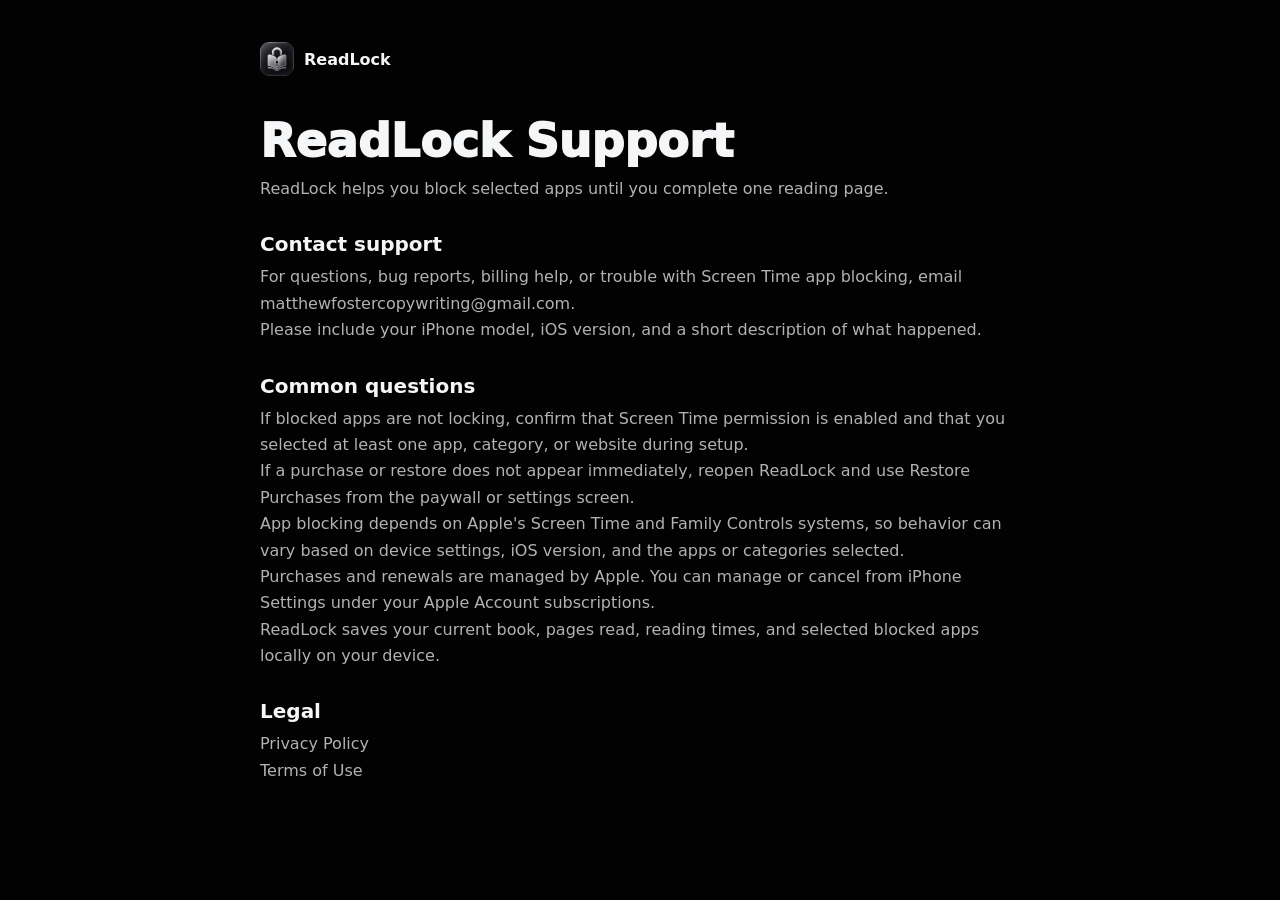
<file: index.html>
<!doctype html>
<html lang="en">
  <head>
    <meta charset="utf-8">
    <meta name="viewport" content="width=device-width, initial-scale=1">
    <title>ReadLock Support</title>
    <meta name="description" content="ReadLock support, privacy policy, and terms of use.">
    <link rel="icon" href="./assets/app-icon.png">
    <link rel="stylesheet" href="./styles.css">
  </head>
  <body>
    <main class="legal-page">
      <a class="brand" href="./index.html" aria-label="ReadLock support home">
        <img src="./assets/readlock-logo.png" alt="" width="34" height="34">
        <span>ReadLock</span>
      </a>

      <h1>ReadLock Support</h1>
      <p>ReadLock helps you block selected apps until you complete one reading page.</p>

      <h2>Contact support</h2>
      <p>For questions, bug reports, billing help, or trouble with Screen Time app blocking, email <a href="mailto:matthewfostercopywriting@gmail.com">matthewfostercopywriting@gmail.com</a>.</p>
      <p>Please include your iPhone model, iOS version, and a short description of what happened.</p>

      <h2>Common questions</h2>
      <p>If blocked apps are not locking, confirm that Screen Time permission is enabled and that you selected at least one app, category, or website during setup.</p>
      <p>If a purchase or restore does not appear immediately, reopen ReadLock and use Restore Purchases from the paywall or settings screen.</p>
      <p>App blocking depends on Apple's Screen Time and Family Controls systems, so behavior can vary based on device settings, iOS version, and the apps or categories selected.</p>
      <p>Purchases and renewals are managed by Apple. You can manage or cancel from iPhone Settings under your Apple Account subscriptions.</p>
      <p>ReadLock saves your current book, pages read, reading times, and selected blocked apps locally on your device.</p>

      <h2>Legal</h2>
      <p><a href="./privacy.html">Privacy Policy</a></p>
      <p><a href="./terms.html">Terms of Use</a></p>
    </main>
  </body>
</html>
</file>
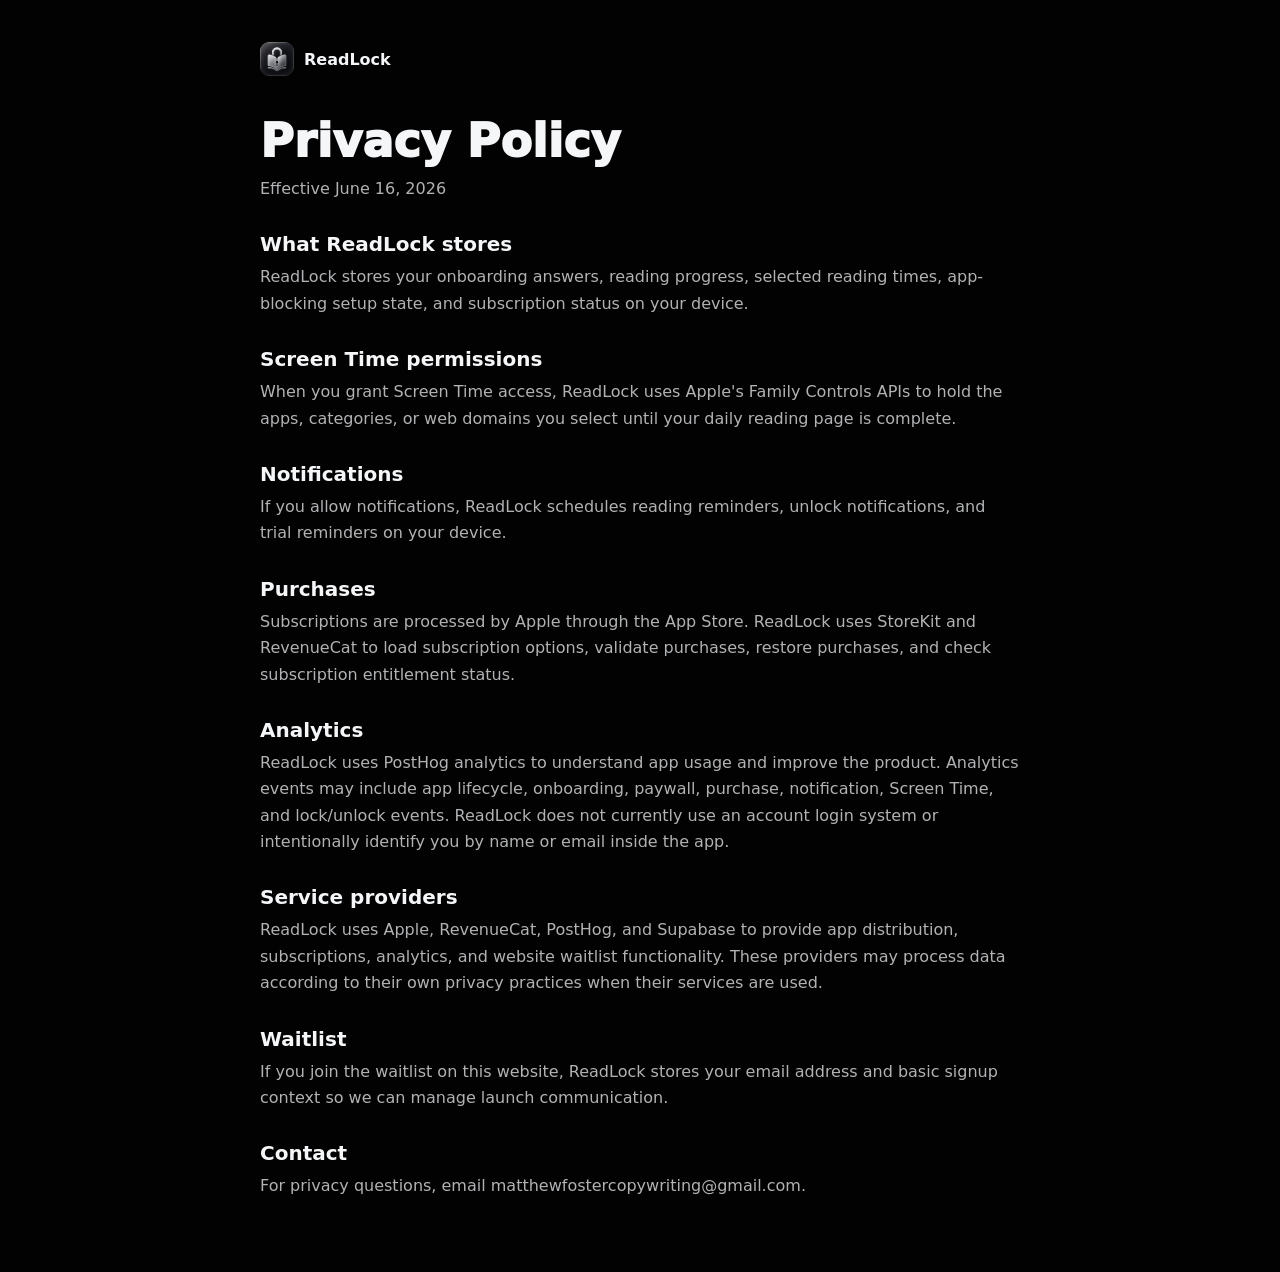
<file: privacy.html>
<!doctype html>
<html lang="en">
  <head>
    <meta charset="utf-8">
    <meta name="viewport" content="width=device-width, initial-scale=1">
    <title>ReadLock Privacy Policy</title>
    <meta name="description" content="ReadLock privacy policy.">
    <link rel="stylesheet" href="./styles.css">
  </head>
  <body>
    <main class="legal-page">
      <a class="brand" href="./index.html" aria-label="ReadLock home">
        <img src="./assets/readlock-logo.png" alt="" width="34" height="34">
        <span>ReadLock</span>
      </a>

      <h1>Privacy Policy</h1>
      <p>Effective June 16, 2026</p>

      <h2>What ReadLock stores</h2>
      <p>ReadLock stores your onboarding answers, reading progress, selected reading times, app-blocking setup state, and subscription status on your device.</p>

      <h2>Screen Time permissions</h2>
      <p>When you grant Screen Time access, ReadLock uses Apple's Family Controls APIs to hold the apps, categories, or web domains you select until your daily reading page is complete.</p>

      <h2>Notifications</h2>
      <p>If you allow notifications, ReadLock schedules reading reminders, unlock notifications, and trial reminders on your device.</p>

      <h2>Purchases</h2>
      <p>Subscriptions are processed by Apple through the App Store. ReadLock uses StoreKit and RevenueCat to load subscription options, validate purchases, restore purchases, and check subscription entitlement status.</p>

      <h2>Analytics</h2>
      <p>ReadLock uses PostHog analytics to understand app usage and improve the product. Analytics events may include app lifecycle, onboarding, paywall, purchase, notification, Screen Time, and lock/unlock events. ReadLock does not currently use an account login system or intentionally identify you by name or email inside the app.</p>

      <h2>Service providers</h2>
      <p>ReadLock uses Apple, RevenueCat, PostHog, and Supabase to provide app distribution, subscriptions, analytics, and website waitlist functionality. These providers may process data according to their own privacy practices when their services are used.</p>

      <h2>Waitlist</h2>
      <p>If you join the waitlist on this website, ReadLock stores your email address and basic signup context so we can manage launch communication.</p>

      <h2>Contact</h2>
      <p>For privacy questions, email <a href="mailto:matthewfostercopywriting@gmail.com">matthewfostercopywriting@gmail.com</a>.</p>
    </main>
  </body>
</html>
</file>
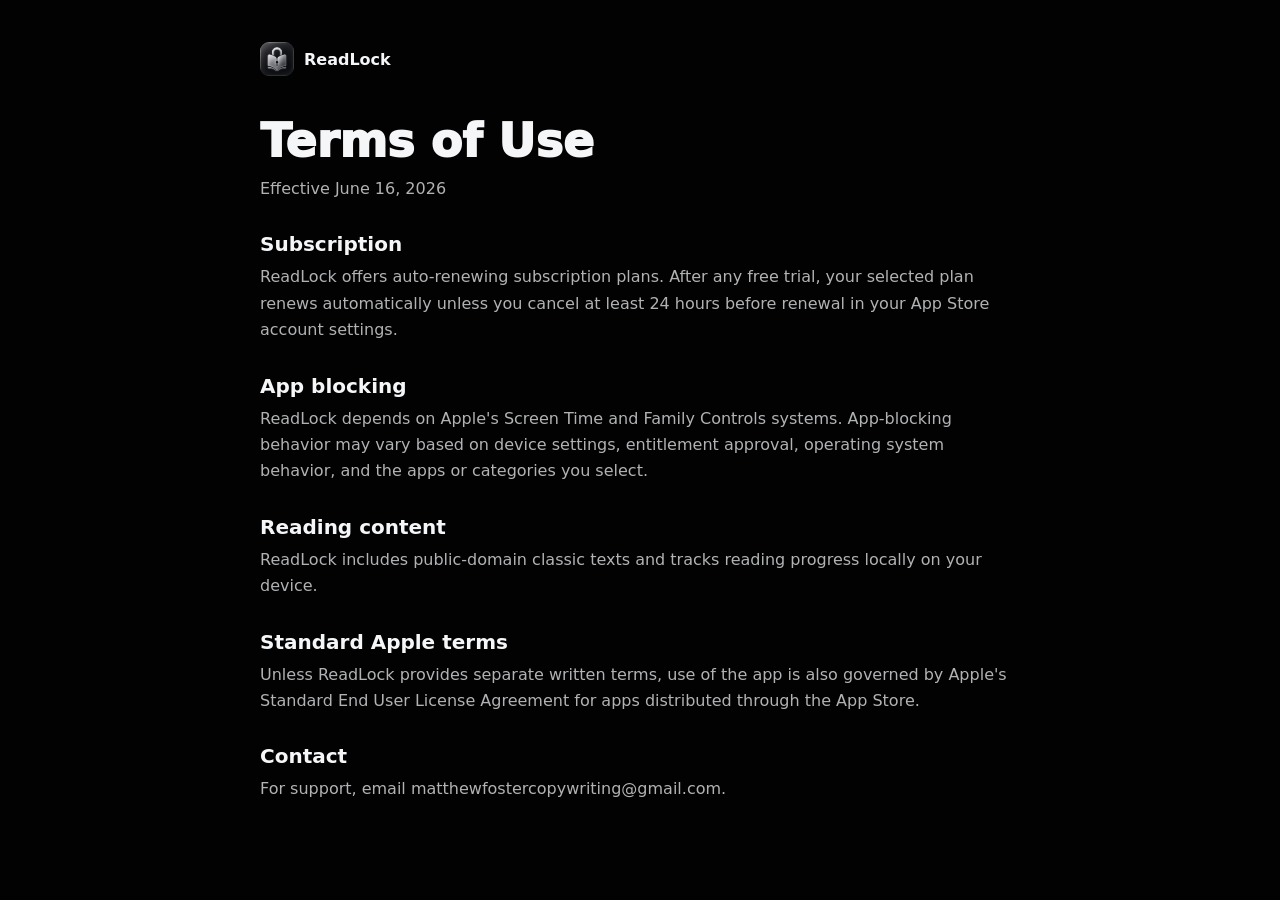
<file: terms.html>
<!doctype html>
<html lang="en">
  <head>
    <meta charset="utf-8">
    <meta name="viewport" content="width=device-width, initial-scale=1">
    <title>ReadLock Terms of Use</title>
    <meta name="description" content="ReadLock terms of use.">
    <link rel="stylesheet" href="./styles.css">
  </head>
  <body>
    <main class="legal-page">
      <a class="brand" href="./index.html" aria-label="ReadLock home">
        <img src="./assets/readlock-logo.png" alt="" width="34" height="34">
        <span>ReadLock</span>
      </a>

      <h1>Terms of Use</h1>
      <p>Effective June 16, 2026</p>

      <h2>Subscription</h2>
      <p>ReadLock offers auto-renewing subscription plans. After any free trial, your selected plan renews automatically unless you cancel at least 24 hours before renewal in your App Store account settings.</p>

      <h2>App blocking</h2>
      <p>ReadLock depends on Apple's Screen Time and Family Controls systems. App-blocking behavior may vary based on device settings, entitlement approval, operating system behavior, and the apps or categories you select.</p>

      <h2>Reading content</h2>
      <p>ReadLock includes public-domain classic texts and tracks reading progress locally on your device.</p>

      <h2>Standard Apple terms</h2>
      <p>Unless ReadLock provides separate written terms, use of the app is also governed by Apple's Standard End User License Agreement for apps distributed through the App Store.</p>

      <h2>Contact</h2>
      <p>For support, email <a href="mailto:matthewfostercopywriting@gmail.com">matthewfostercopywriting@gmail.com</a>.</p>
    </main>
  </body>
</html>
</file>
<file: styles.css>
:root {
  color-scheme: dark;
  --black: #020203;
  --surface: #090a0d;
  --panel: rgba(14, 15, 18, 0.72);
  --silver: #f2f3f5;
  --silver-muted: #c5cad2;
  --muted: #9da2ad;
  --line: rgba(255, 255, 255, 0.14);
  --line-strong: rgba(255, 255, 255, 0.24);
  --shadow: 0 34px 100px rgba(0, 0, 0, 0.52);
  font-family: Inter, ui-sans-serif, system-ui, -apple-system, BlinkMacSystemFont, "Segoe UI", sans-serif;
}

* {
  box-sizing: border-box;
}

html {
  scroll-behavior: smooth;
}

body {
  margin: 0;
  background: var(--black);
  color: var(--silver);
  letter-spacing: 0;
}

a {
  color: inherit;
  text-decoration: none;
}

img {
  display: block;
  max-width: 100%;
}

.sr-only {
  position: absolute;
  width: 1px;
  height: 1px;
  padding: 0;
  margin: -1px;
  overflow: hidden;
  clip: rect(0, 0, 0, 0);
  white-space: nowrap;
  border: 0;
}

.site-header {
  position: fixed;
  z-index: 20;
  top: 22px;
  left: 50%;
  width: min(1020px, calc(100% - 32px));
  transform: translateX(-50%);
  display: grid;
  grid-template-columns: 1fr auto 1fr;
  align-items: center;
  gap: 18px;
  padding: 10px 12px;
  border: 1px solid var(--line);
  border-radius: 999px;
  background: rgba(8, 9, 12, 0.62);
  backdrop-filter: blur(22px);
}

.brand {
  display: inline-flex;
  align-items: center;
  gap: 10px;
  min-width: 0;
  font-weight: 900;
}

.brand img {
  width: 34px;
  height: 34px;
  border-radius: 9px;
}

.nav-cta {
  justify-self: end;
  padding: 13px 21px;
  border-radius: 999px;
  background: var(--silver);
  color: var(--black);
  font-size: 14px;
  font-weight: 950;
}

.hero {
  position: relative;
  min-height: 100svh;
  overflow: hidden;
  display: grid;
  place-items: start center;
  padding: 136px 20px 0;
  isolation: isolate;
}

.hero-bg,
.hero-shade {
  position: absolute;
  inset: 0;
  z-index: -2;
}

.hero-bg {
  background-image: url("./assets/hero-readlock.png");
  background-size: cover;
  background-position: center top;
  transform: scale(1.04);
}

.hero-shade {
  z-index: -1;
  background:
    radial-gradient(circle at 50% 24%, rgba(255, 255, 255, 0.16), transparent 32%),
    linear-gradient(90deg, rgba(0, 0, 0, 0.74), rgba(0, 0, 0, 0.18) 48%, rgba(0, 0, 0, 0.72)),
    linear-gradient(180deg, rgba(0, 0, 0, 0.14), rgba(0, 0, 0, 0.52) 62%, var(--black) 92%);
}

.hero-content {
  width: min(760px, 100%);
  text-align: center;
}

.eyebrow {
  margin: 0 0 14px;
  color: var(--silver-muted);
  text-transform: uppercase;
  font-size: 12px;
  font-weight: 950;
  letter-spacing: 0.12em;
}

h1,
h2,
h3,
p {
  overflow-wrap: anywhere;
}

h1 {
  margin: 0;
  font-size: clamp(58px, 9vw, 112px);
  line-height: 0.9;
  font-weight: 950;
  letter-spacing: 0;
}

.hero-copy {
  width: min(520px, 100%);
  margin: 22px auto 0;
  color: rgba(242, 243, 245, 0.82);
  font-size: clamp(18px, 2.2vw, 24px);
  line-height: 1.32;
  font-weight: 750;
}

.waitlist-form {
  width: min(510px, 100%);
  margin: 30px auto 0;
  display: grid;
  grid-template-columns: 1fr auto;
  gap: 8px;
  padding: 8px;
  border: 1px solid var(--line-strong);
  border-radius: 999px;
  background: rgba(2, 2, 3, 0.58);
  backdrop-filter: blur(18px);
}

.waitlist-form input,
.waitlist-form button {
  min-height: 50px;
  border: 0;
  font: inherit;
}

.waitlist-form input {
  width: 100%;
  min-width: 0;
  padding: 0 18px;
  color: var(--silver);
  background: transparent;
  outline: 0;
  font-weight: 750;
}

.waitlist-form input::placeholder {
  color: rgba(242, 243, 245, 0.52);
}

.waitlist-form button {
  cursor: pointer;
  padding: 0 23px;
  border-radius: 999px;
  background: var(--silver);
  color: var(--black);
  font-weight: 950;
  white-space: nowrap;
}

.waitlist-form button:disabled {
  cursor: wait;
  opacity: 0.72;
}

.form-note {
  min-height: 20px;
  margin: 12px 0 0;
  color: rgba(242, 243, 245, 0.62);
  font-size: 13px;
  font-weight: 800;
}

.form-note:empty {
  min-height: 0;
  margin-top: 0;
}

.form-note.is-success {
  color: white;
}

.form-note.is-error {
  color: #f2c8c8;
}

.phone-row {
  width: min(1040px, 100%);
  margin: clamp(54px, 8vh, 82px) auto 0;
  display: grid;
  grid-template-columns: repeat(3, minmax(0, 1fr));
  gap: clamp(12px, 2.8vw, 32px);
  align-items: end;
}

.phone-frame {
  margin: 0;
  padding: 8px;
  border: 1px solid var(--line);
  border-radius: clamp(24px, 3vw, 34px);
  background: linear-gradient(145deg, rgba(255, 255, 255, 0.18), rgba(255, 255, 255, 0.04));
  box-shadow: var(--shadow);
}

.phone-frame img {
  width: 100%;
  aspect-ratio: 1206 / 2622;
  border-radius: clamp(18px, 2.4vw, 26px);
  object-fit: cover;
}

.phone-left,
.phone-right {
  transform: translateY(36px) scale(0.94);
  opacity: 0.9;
}

.phone-center {
  transform: translateY(10px);
}

.site-footer {
  width: min(1080px, calc(100% - 40px));
  margin: 0 auto;
  padding: 78px 0 34px;
  display: flex;
  justify-content: space-between;
  gap: 18px;
  color: rgba(242, 243, 245, 0.48);
  font-size: 14px;
  font-weight: 800;
}

.site-footer a {
  color: rgba(242, 243, 245, 0.68);
  text-decoration: none;
}

.legal-page {
  width: min(760px, calc(100% - 40px));
  margin: 0 auto;
  padding: 42px 0 72px;
  color: #f5f6f8;
}

.legal-page .brand {
  position: static;
  display: inline-flex;
  margin-bottom: 42px;
}

.legal-page h1 {
  margin: 0 0 12px;
  font-size: 46px;
  line-height: 1;
  letter-spacing: 0;
}

.legal-page h2 {
  margin: 30px 0 8px;
  font-size: 20px;
  letter-spacing: 0;
}

.legal-page p {
  margin: 0;
  color: rgba(245, 246, 248, 0.72);
  font-size: 16px;
  line-height: 1.65;
}

@media (max-width: 860px) {
  .site-header {
    top: 14px;
    width: calc(100% - 20px);
    grid-template-columns: 1fr auto;
  }

  .hero {
    padding-top: 112px;
  }

  .phone-row {
    width: min(620px, 100%);
    grid-template-columns: 1fr 1fr;
  }

  .phone-frame {
    transform: none;
    opacity: 1;
  }

  .phone-right {
    grid-column: 1 / -1;
    width: min(300px, 70%);
    justify-self: center;
  }

}

@media (max-width: 560px) {
  .brand span {
    font-size: 15px;
  }

  .nav-cta {
    padding: 11px 14px;
    font-size: 13px;
  }

  .hero {
    min-height: 100svh;
    padding: 98px 14px 0;
  }

  h1 {
    font-size: clamp(48px, 16vw, 68px);
  }

  .hero-copy {
    font-size: 17px;
  }

  .waitlist-form {
    grid-template-columns: 1fr;
    border-radius: 16px;
  }

  .waitlist-form button {
    width: 100%;
  }

  .phone-row {
    margin-top: 44px;
    grid-template-columns: 1fr;
  }

  .phone-frame,
  .phone-right {
    width: min(310px, 82%);
    justify-self: center;
  }

  .phone-left,
  .phone-right {
    display: none;
  }

  .site-footer {
    width: calc(100% - 28px);
    flex-direction: column;
  }
}
</file>
